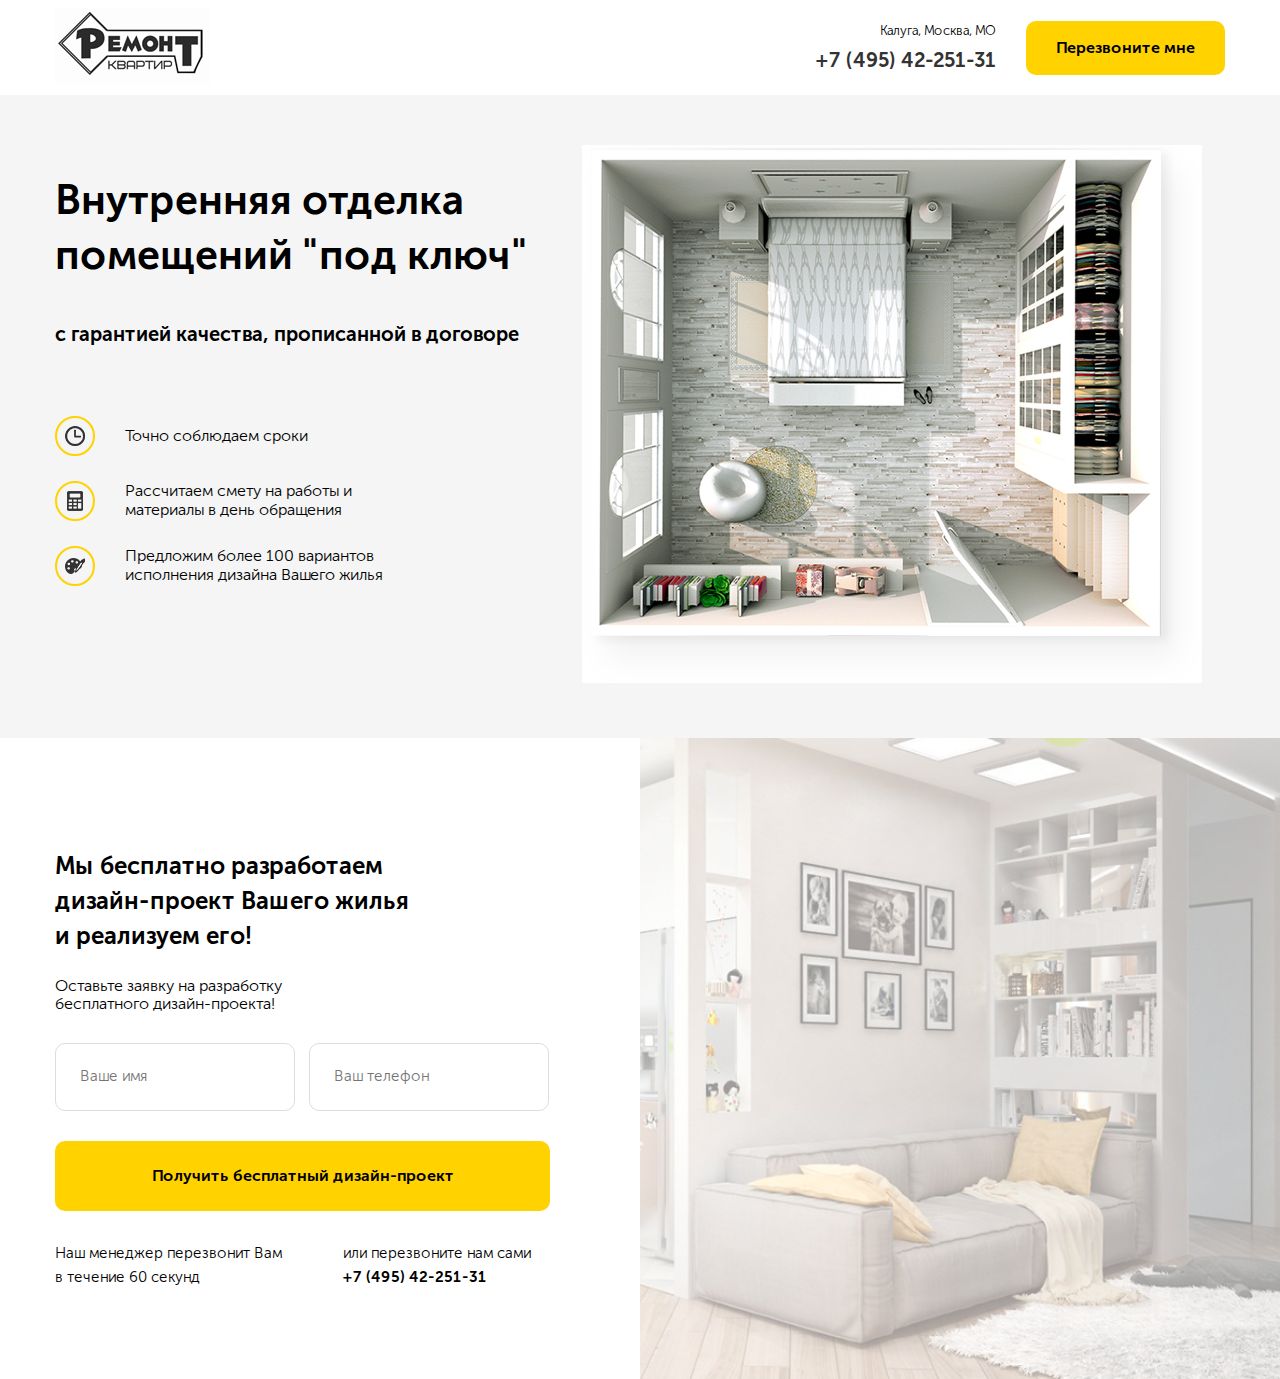
<file: src/index.html>
<!DOCTYPE html>
<html lang="ru">
<head>
    <meta charset="UTF-8">
    <meta name="viewport" content="width=device-width, initial-scale=1.0">
    <meta http-equiv="X-UA-Compatible" content="ie=edge">
    <title>Ремонт квартир</title>
    <link rel="stylesheet" href="css/normalize.css">
    <link rel="stylesheet" href="css/style.css">
</head>
<body>
    <nav class="navbar">
        <div class="container">
            <div class="navbar-block">
                <div class="navbar__logo">
                    <a href="index.html">
                        <img src="./img/logo/logo.png" alt="logo" class="logo">
                    </a>
                </div>
                <div class="navbar__info">
                    <div class="navbar__contacts">
                        <span class="navbar__address">Калуга, Москва, МО</span>
                        <a href="tel:+7(495)42-251-31" class="navbar__phone">+7 (495) 42-251-31</a>
                    </div>
                    <button class="button navbar__button">Перезвоните мне</button>
                </div>
            </div>
        </div>
    </nav>

    <main>
        <section class="hero">
            <div class="container">
                <div class="hero-block">
                    <div class="hero-text">
                        <h1 class="hero-text__title">
                            Внутренняя отделка помещений "под ключ"
                        </h1>
                        <span class="hero-text__subtitle">
                            с гарантией качества, прописанной в договоре
                        </span>
                        <ul class="hero-list">
                            <li class="hero-list__item">
                                <div class="hero-list__image">
                                    <img src="img/hero/clock.png" alt="clock">
                                </div>
                                <span class="hero-list__text">Точно соблюдаем сроки</span>
                            </li>
                            <li class="hero-list__item">
                                <div class="hero-list__image">
                                    <img src="img/hero/calculator.png" alt="calculator">
                                </div>
                                <span class="hero-list__text">Рассчитаем смету на работы
                                    и материалы в день обращения</span>
                            </li>
                            <li class="hero-list__item">
                                <div class="hero-list__image">
                                    <img src="img/hero/paint.png" alt="paint">
                                </div>
                                <span class="hero-list__text">Предложим более 100 вариантов 
                                    исполнения дизайна Вашего жилья</span>
                            </li>
                        </ul>
                    </div>
                    <div class="hero-image">
                        <img src="img/hero/main.jpg" alt="план квартиры">
                    </div>
                </div>
            </div>
        </section>
        <section class="offer section">
            <div class="container">
                <div class="offer-block">
                    <h2 class="section-title offer__title">
                        Мы бесплатно разработаем дизайн-проект Вашего жилья и реализуем его!
                    </h2>
                    <span class="section-subtitle offer__subtitle">Оставьте заявку на разработку  бесплатного дизайн-проекта! </span>
                    <form action="" class="form offer__form">
                        <input type="text" class="input offer__input" placeholder="Ваше имя">
                        <input type="tell" class="input offer__input" placeholder="Ваш телефон">
                        <button class="button offer__button">Получить бесплатный дизайн-проект</button>
                    </form>
                    <div class="offer-footer">
                        <div class="offer__manage">
                            Наш менеджер перезвонит Вам
                            в течение 60 секунд
                        </div>
                        <div class="offer__info">
                            или перезвоните нам сами
                            <span class="offer__info-tel">+7 (495) 42-251-31</span>
                        </div>
                    </div>
                </div>
                
            </div>
        </section>
    </main>
</body>
</html>
</file>
<file: src/css/style.css>
@font-face {
  font-family: 'Museo Sans Light';
  src: url("../fonts/MuseoSansCyrl/MuseoSansCyrl-300.eot");
  src: url("../fonts/MuseoSansCyrl/MuseoSansCyrl-300.eot?#iefix") format("embedded-opentype"), url("../fonts/MuseoSansCyrl/MuseoSansCyrl-300.woff") format("woff"), url("../fonts/MuseoSansCyrl/MuseoSansCyrl-300.ttf") format("truetype");
  font-weight: normal;
  font-style: normal;
}

@font-face {
  font-family: 'Museo Sans Bold';
  src: url("../fonts/MuseoSansCyrl/MuseoSansCyrl-700.eot");
  src: url("../fonts/MuseoSansCyrl/MuseoSansCyrl-700.eot?#iefix") format("embedded-opentype"), url("../fonts/MuseoSansCyrl/MuseoSansCyrl-700.woff") format("woff"), url("../fonts/MuseoSansCyrl/MuseoSansCyrl-700.ttf") format("truetype");
  font-weight: normal;
  font-style: normal;
}

* {
  -webkit-box-sizing: border-box;
          box-sizing: border-box;
}

body {
  font-family: 'Museo Sans Light', sans-serif;
  font-weight: 300;
}

img {
  max-width: 100%;
}

.container {
  width: 1170px;
  margin: auto;
}

@media (max-width: 1200px) {
  .container {
    width: 760px;
  }
}

@media (max-width: 768px) {
  .container {
    max-width: 580px;
    width: 90%;
  }
}

a {
  text-decoration: none;
}

.button {
  border: none;
  border-radius: 10px;
  background-color: #ffd200;
  padding: 18px 30px;
  -webkit-transition: All 0.5s ease;
  transition: All 0.5s ease;
  font-family: 'Museo Sans Bold', sans-serif;
  font-weight: 700;
}

.button:hover {
  cursor: pointer;
  background-color: #ffe466;
}

.section {
  padding: 90px 0;
}

.section-title {
  font-size: 24px;
  font-family: 'Museo Sans Bold', sans-serif;
  font-weight: 700;
}

.section-subtitle {
  display: block;
  font-size: 16px;
}

.input {
  border: 1px solid #dddddd;
  padding: 24px;
  font-size: 15px;
  border-radius: 10px;
  outline: none;
}

.navbar {
  padding: 8px 0;
}

.navbar-block {
  display: -webkit-box;
  display: -ms-flexbox;
  display: flex;
  -webkit-box-pack: justify;
      -ms-flex-pack: justify;
          justify-content: space-between;
  -webkit-box-align: center;
      -ms-flex-align: center;
          align-items: center;
}

.navbar__info {
  display: -webkit-box;
  display: -ms-flexbox;
  display: flex;
  -webkit-box-align: center;
      -ms-flex-align: center;
          align-items: center;
  text-align: right;
}

.navbar__address {
  display: -webkit-box;
  display: -ms-flexbox;
  display: flex;
  -webkit-box-orient: vertical;
  -webkit-box-direction: normal;
      -ms-flex-direction: column;
          flex-direction: column;
  font-size: 13px;
}

.navbar__phone {
  display: inline-block;
  font-size: 20px;
  color: #333;
  margin-top: 10px;
  font-family: 'Museo Sans Bold', sans-serif;
  font-weight: 700;
}

.navbar__button {
  margin-left: 30px;
  outline: none;
  font-family: 'Museo Sans Bold', sans-serif;
  font-weight: 700;
}

@media (max-width: 768px) {
  .navbar__contacts {
    display: none;
  }
  .navbar__button {
    font-size: 12px;
    padding: 15px 26px;
  }
  .navbar__logo {
    width: 90px;
  }
}

.hero {
  padding-top: 50px;
  padding-bottom: 50px;
  background-color: #f5f5f5;
}

.hero-block {
  display: -webkit-box;
  display: -ms-flexbox;
  display: flex;
}

.hero-text {
  -ms-flex-preferred-size: 45%;
      flex-basis: 45%;
  padding-right: 50px;
}

.hero-text__title {
  font-size: 41px;
  line-height: 55px;
  margin-bottom: 40px;
  font-family: 'Museo Sans Bold', sans-serif;
  font-weight: 700;
}

.hero-text__subtitle {
  display: inline-block;
  font-size: 20px;
  margin-bottom: 70px;
  font-family: 'Museo Sans Bold', sans-serif;
  font-weight: 700;
}

.hero-list {
  margin: 0;
  padding: 0;
}

.hero-list__item {
  display: -webkit-box;
  display: -ms-flexbox;
  display: flex;
  -webkit-box-align: center;
      -ms-flex-align: center;
          align-items: center;
  margin-bottom: 25px;
}

.hero-list__item:last-child {
  margin-bottom: 0;
}

.hero-list__image {
  width: 40px;
  height: 40px;
  border: 2px solid #ffd200;
  display: -webkit-box;
  display: -ms-flexbox;
  display: flex;
  -webkit-box-align: center;
      -ms-flex-align: center;
          align-items: center;
  -webkit-box-pack: center;
      -ms-flex-pack: center;
          justify-content: center;
  border-radius: 50%;
  margin-right: 30px;
}

.hero-list__text {
  max-width: 300px;
}

@media (max-width: 1200px) {
  .hero-block {
    -webkit-box-orient: vertical;
    -webkit-box-direction: normal;
        -ms-flex-direction: column;
            flex-direction: column;
  }
  .hero-list {
    margin-right: 44px;
  }
  .hero-text {
    padding-right: 5px;
  }
}

@media (max-width: 768px) {
  .hero-text__title {
    font-size: 24px;
    line-height: 1.4;
    margin-bottom: 13px;
  }
  .hero-text__subtitle {
    font-size: 16px;
    margin-bottom: 28px;
  }
  .hero-list__item {
    margin-bottom: 20px;
  }
  .hero-list__text {
    font-size: 12px;
    max-width: 200px;
  }
  .hero-list__image {
    margin-right: 15px;
  }
  .hero-image {
    margin-top: 40px;
  }
}

.offer {
  background: url("../img/offer/offer-bg.png");
  background-size: contain;
  background-repeat: no-repeat;
  background-position: center right;
  position: relative;
}

.offer:before {
  content: '';
  width: 50%;
  height: 100%;
  position: absolute;
  top: 0;
  left: 0;
  background-color: #fff;
}

.offer-block {
  width: 50%;
  padding-right: 90px;
  position: relative;
}

.offer__title {
  max-width: 365px;
  line-height: 35px;
  margin-bottom: 24px;
}

.offer__subtitle {
  max-width: 260px;
  margin-bottom: 30px;
}

.offer__input {
  width: 240px;
  margin-bottom: 30px;
}

.offer__input:first-child {
  margin-right: 10px;
}

.offer__button {
  width: 100%;
  min-height: 70px;
}

.offer-footer {
  display: -webkit-box;
  display: -ms-flexbox;
  display: flex;
  -webkit-box-pack: justify;
      -ms-flex-pack: justify;
          justify-content: space-between;
  margin-top: 30px;
  font-size: 15px;
  line-height: 24px;
}

.offer__manage {
  max-width: 50%;
  padding-right: 20px;
}

.offer__info {
  padding-left: 40px;
}

.offer__info-tel {
  font-family: 'Museo Sans Bold', sans-serif;
  font-weight: 700;
}

@media (max-width: 1200px) {
  .offer {
    background-size: cover;
  }
  .offer__input {
    width: 100%;
    margin-bottom: 10px;
  }
  .offer__button {
    font-size: 13px;
  }
}

@media (max-width: 768px) {
  .offer {
    background: #fff;
  }
  .offer-block {
    width: 100%;
    padding-right: 0;
  }
  .offer-footer {
    display: block;
    width: 100%;
  }
  .offer__manage {
    max-width: 80%;
    padding-right: 0;
  }
  .offer__info {
    max-width: 100%;
    padding-left: 0;
    margin-top: 20px;
  }
}
</file>
